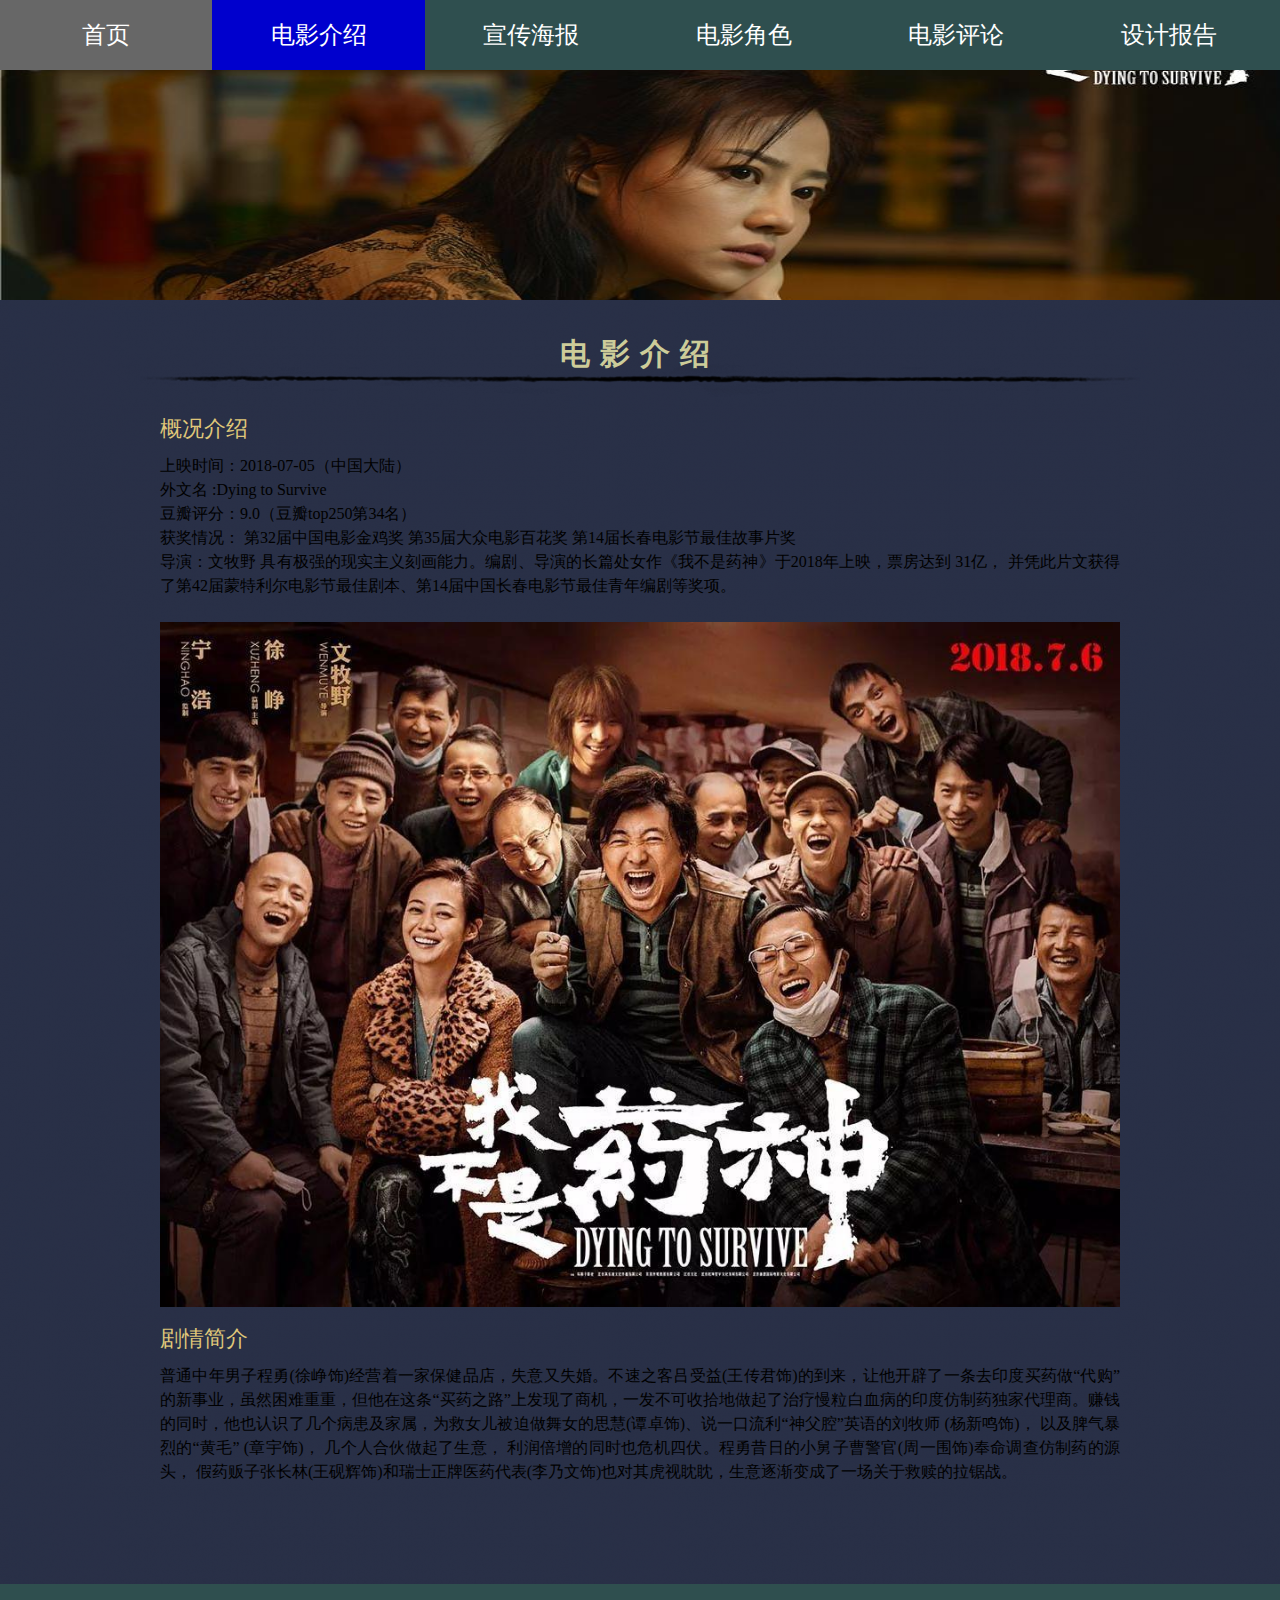
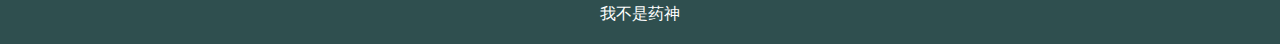
<file: about.html>
<!DOCTYPE html>
<html>
<head>
<meta charset="utf-8">
<link type="text/css" rel="stylesheet" href="css/css.css" />
<title>电影介绍</title>
</head>
<body>
<div class="nav">
  <div class="wrapin">
    <div class="nav">
      <ul>
        <li><a href="index.html">首页</a></li>
        <li class="this"><a href="about.html">电影介绍</a></li>
        <li><a href="haibao.html">宣传海报</a></li>
		<li><a href="list.html">电影角色</a></li>
        <li><a href="comment.html">电影评论</a></li>
        <li><a href="baogao.html">设计报告</a></li>
      </ul>
    </div>
  </div>
</div>
<div class="banner"> <img src="images/ding1.jpg" alt=""> </div>
<div class="wrapin">
  <div class="titi">
    <h3>电影介绍</h3>
  </div>
  <div class="gkjs-text">
    <h3>概况介绍</h3>
    <p>
      上映时间：2018-07-05（中国大陆）<br>
      外文名  :Dying to Survive<br>
      豆瓣评分：9.0（豆瓣top250第34名）<br>
      获奖情况：
      第32届中国电影金鸡奖
      第35届大众电影百花奖
      第14届长春电影节最佳故事片奖<br>
      导演：文牧野
      具有极强的现实主义刻画能力。编剧、导演的长篇处女作《我不是药神》于2018年上映，票房达到 31亿， 并凭此片文获得了第42届蒙特利尔电影节最佳剧本、第14届中国长春电影节最佳青年编剧等奖项。
      <br>
      <br>
      <img src="images/heng3.jpg" width="100%"> <br>
    <h3>剧情简介</h3>
    <P>普通中年男子程勇(徐峥饰)经营着一家保健品店，失意又失婚。不速之客吕受益(王传君饰)的到来，让他开辟了一条去印度买药做“代购”的新事业，虽然困难重重，但他在这条“买药之路”上发现了商机，一发不可收拾地做起了治疗慢粒白血病的印度仿制药独家代理商。赚钱的同时，他也认识了几个病患及家属，为救女儿被迫做舞女的思慧(谭卓饰)、说一口流利“神父腔”英语的刘牧师 (杨新鸣饰)， 以及脾气暴烈的“黄毛” (章宇饰)， 几个人合伙做起了生意， 利润倍增的同时也危机四伏。程勇昔日的小舅子曹警官(周一围饰)奉命调查仿制药的源头， 假药贩子张长林(王砚辉饰)和瑞士正牌医药代表(李乃文饰)也对其虎视眈眈，生意逐渐变成了一场关于救赎的拉锯战。
    </P>
    </p>
  </div>
</div>
<footer> 我不是药神 </footer>
</body>
</html>
</file>
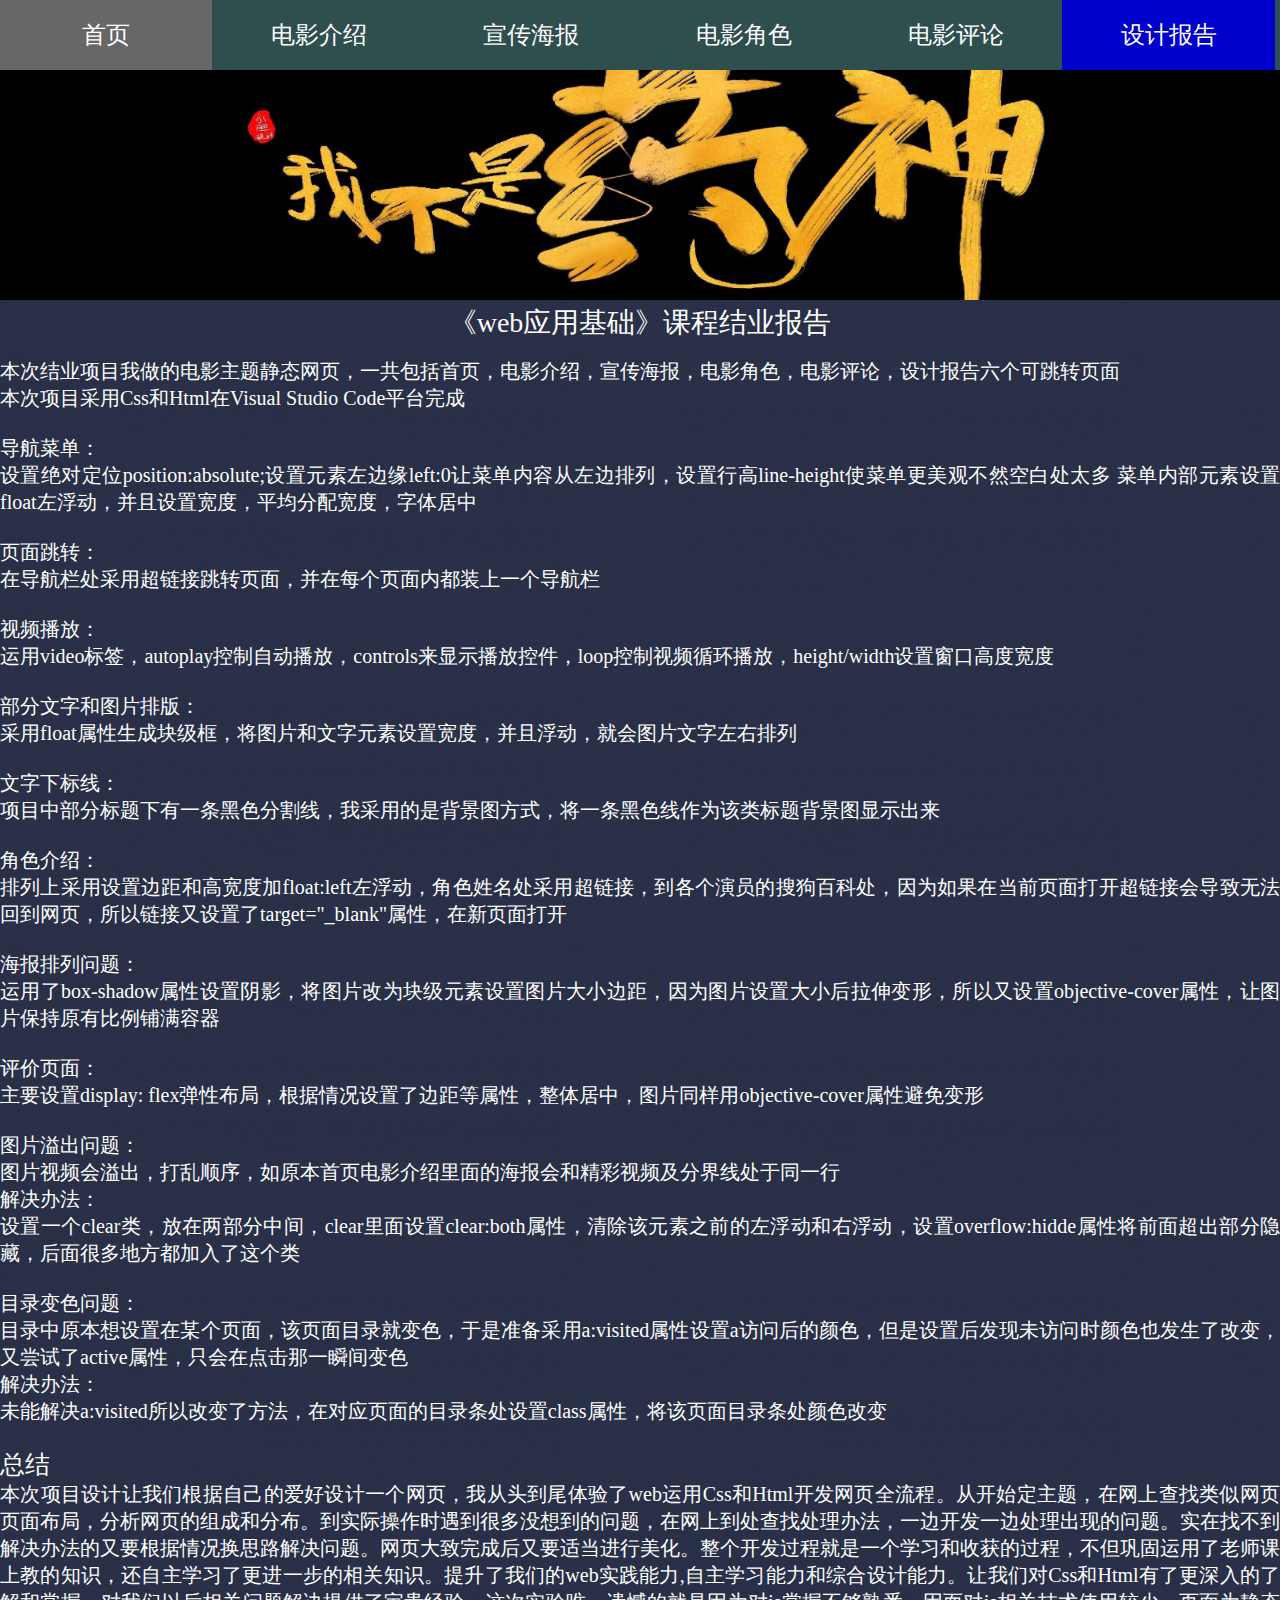
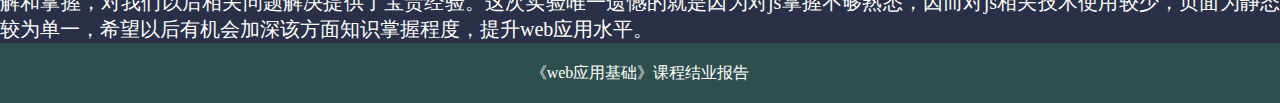
<file: baogao.html>
<!DOCTYPE html>
<html>
<head>
<meta charset="utf-8">
<link type="text/css" rel="stylesheet" href="css/css.css" />
<title>报告</title>
</head>
<body>
<div class="nav">
  <div class="wrapin">
    <div class="nav">
      <ul>
        <li><a href="index.html">首页</a></li>
        <li><a href="about.html">电影介绍</a></li>
        <li><a href="haibao.html">宣传海报</a></li>
		<li><a href="list.html">电影角色</a></li>
        <li><a href="comment.html">电影评论</a></li>
        <li class="this"><a href="baogao.html">设计报告</a></li>
      </ul>
    </div>
  </div>
</div>
<div class="banner"> <img src="images/ding2.jpg" alt=""> </div>

  <h1 class="jieyebaogao">《web应用基础》课程结业报告</h1>
  <br>
  <p class="jieyebaogaox">
    本次结业项目我做的电影主题静态网页，一共包括首页，电影介绍，宣传海报，电影角色，电影评论，设计报告六个可跳转页面<br>
    本次项目采用Css和Html在Visual Studio Code平台完成
    <br>
    <br>
    导航菜单：<br>
    设置绝对定位position:absolute;设置元素左边缘left:0让菜单内容从左边排列，设置行高line-height使菜单更美观不然空白处太多
    菜单内部元素设置float左浮动，并且设置宽度，平均分配宽度，字体居中<br>
    <br>页面跳转：<br>
    在导航栏处采用超链接跳转页面，并在每个页面内都装上一个导航栏<br>
    <br>视频播放：<br>
    运用video标签，autoplay控制自动播放，controls来显示播放控件，loop控制视频循环播放，height/width设置窗口高度宽度   <br>
    <br>部分文字和图片排版：<br>
    采用float属性生成块级框，将图片和文字元素设置宽度，并且浮动，就会图片文字左右排列<br>
    <br>文字下标线：<br>
    项目中部分标题下有一条黑色分割线，我采用的是背景图方式，将一条黑色线作为该类标题背景图显示出来<br>
    <br>角色介绍：<br>
    排列上采用设置边距和高宽度加float:left左浮动，角色姓名处采用超链接，到各个演员的搜狗百科处，因为如果在当前页面打开超链接会导致无法回到网页，所以链接又设置了target="_blank"属性，在新页面打开<br>
    <br>海报排列问题：<br>
    运用了box-shadow属性设置阴影，将图片改为块级元素设置图片大小边距，因为图片设置大小后拉伸变形，所以又设置objective-cover属性，让图片保持原有比例铺满容器<br>
    <br>评价页面：<br>
    主要设置display: flex弹性布局，根据情况设置了边距等属性，整体居中，图片同样用objective-cover属性避免变形<br>
     
    <br>图片溢出问题：<br>
    图片视频会溢出，打乱顺序，如原本首页电影介绍里面的海报会和精彩视频及分界线处于同一行<br>
    解决办法：<br>
    设置一个clear类，放在两部分中间，clear里面设置clear:both属性，清除该元素之前的左浮动和右浮动，设置overflow:hidde属性将前面超出部分隐藏，后面很多地方都加入了这个类<br>
    <br>目录变色问题：<br>
    目录中原本想设置在某个页面，该页面目录就变色，于是准备采用a:visited属性设置a访问后的颜色，但是设置后发现未访问时颜色也发生了改变，又尝试了active属性，只会在点击那一瞬间变色<br>
    解决办法：<br>
    未能解决a:visited所以改变了方法，在对应页面的目录条处设置class属性，将该页面目录条处颜色改变<br>
    <br>
   
  </p>
  <h2 class="xxyy">总结</h2>
  <p class="jieyebaogaox">
    本次项目设计让我们根据自己的爱好设计一个网页，我从头到尾体验了web运用Css和Html开发网页全流程。从开始定主题，在网上查找类似网页页面布局，分析网页的组成和分布。到实际操作时遇到很多没想到的问题，在网上到处查找处理办法，一边开发一边处理出现的问题。实在找不到解决办法的又要根据情况换思路解决问题。网页大致完成后又要适当进行美化。整个开发过程就是一个学习和收获的过程，不但巩固运用了老师课上教的知识，还自主学习了更进一步的相关知识。提升了我们的web实践能力,自主学习能力和综合设计能力。让我们对Css和Html有了更深入的了解和掌握，对我们以后相关问题解决提供了宝贵经验。这次实验唯一遗憾的就是因为对js掌握不够熟悉，因而对js相关技术使用较少，页面为静态较为单一，希望以后有机会加深该方面知识掌握程度，提升web应用水平。
   
  </p>


  <footer> 《web应用基础》课程结业报告</footer>
</body>
</html>
</file>
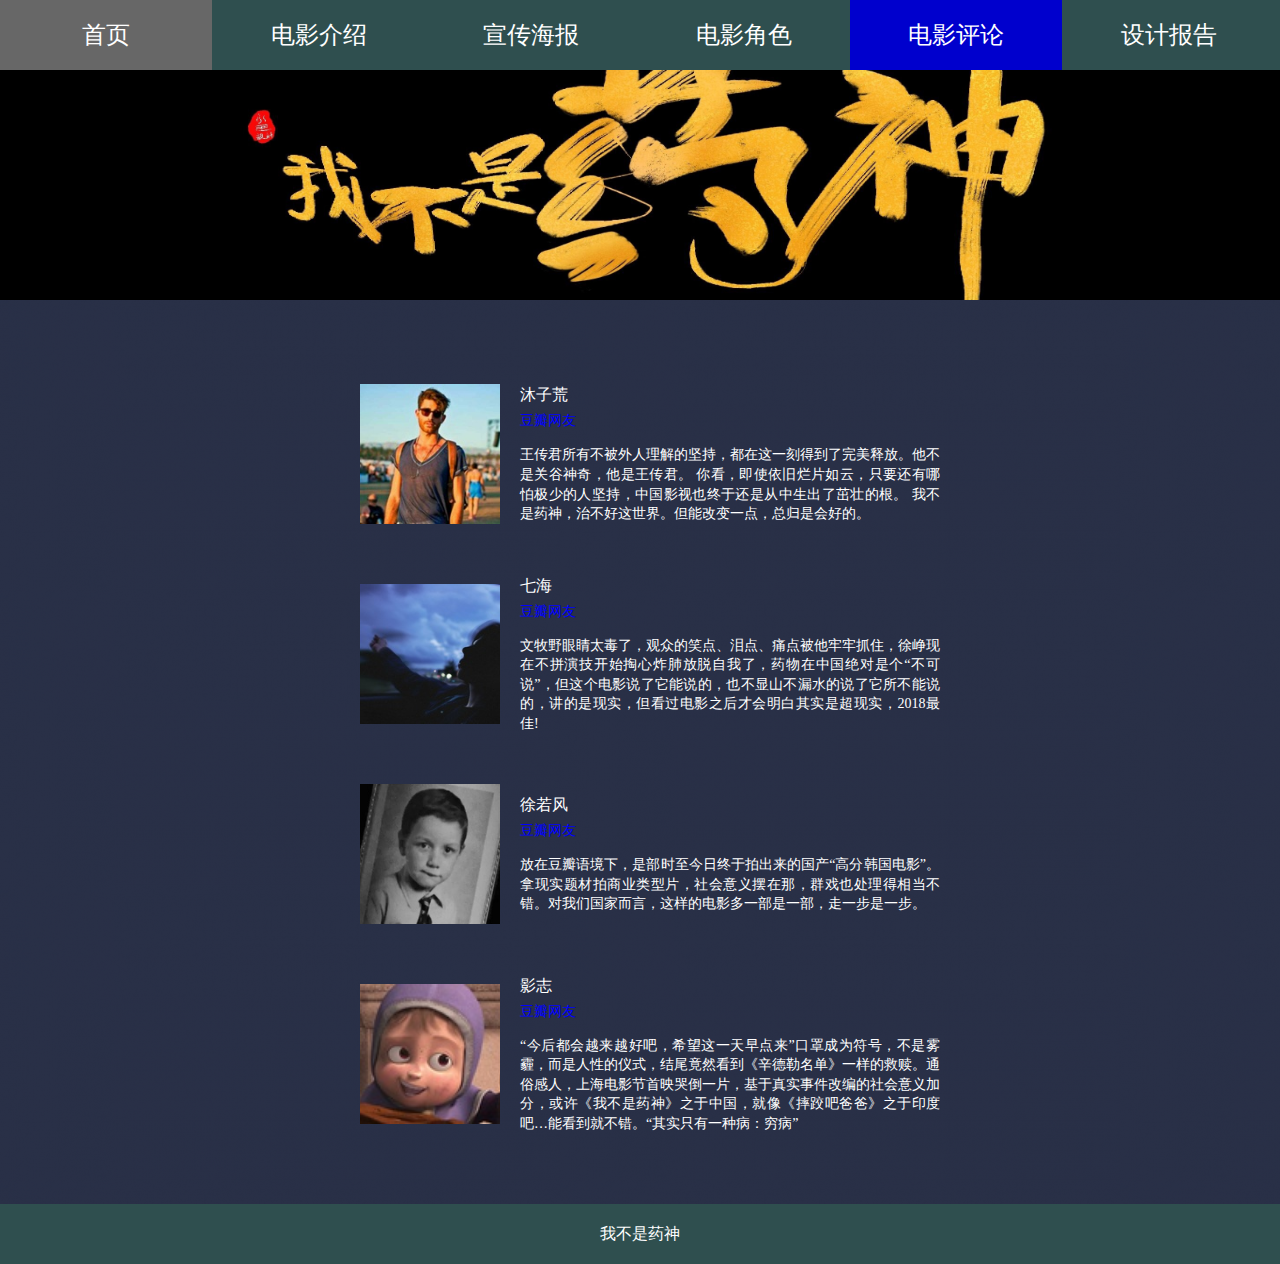
<file: comment.html>
<!DOCTYPE html>
<html>
<head>
<meta charset="utf-8">
<link type="text/css" rel="stylesheet" href="css/css.css" />
<title>电影评论</title>
</head>
<body>
  
  <div class="nav">
    <div class="wrapin">
      <div class="nav">
        <ul>
          <li><a href="index.html">首页</a></li>
          <li><a href="about.html">电影介绍</a></li>
          <li><a href="haibao.html">宣传海报</a></li>
          <li><a href="list.html">电影角色</a></li>
          <li class="this"><a href="comment.html">电影评论</a></li>
          <li><a href="baogao.html">设计报告</a></li>
        </ul>
      </div>
    </div>
  </div>
  <div class="banner"> <img src="images/ding2.jpg" alt=""> </div>
  <div class="wrapper">
    <div class="profile">
      <img
        src="images/pl1.jpg" 
        class="profile-img">
      <div>
        <h3 class="profile-name">
          沐子荒
        </h3>
        <p class="profile-role">豆瓣网友</p>
        <p class="profile-description">
          王传君所有不被外人理解的坚持，都在这一刻得到了完美释放。他不是关谷神奇，他是王传君。 你看，即使依旧烂片如云，只要还有哪怕极少的人坚持，中国影视也终于还是从中生出了茁壮的根。 我不是药神，治不好这世界。但能改变一点，总归是会好的。
        </p>
      </div>
    </div>
    <div class="profile">
      <img
        src="images/pl2.jpg" 
        class="profile-img">
      <div>
        <h3 class="profile-name">
         七海
        </h3>
        <p class="profile-role">豆瓣网友</p>
        <p class="profile-description">
          文牧野眼睛太毒了，观众的笑点、泪点、痛点被他牢牢抓住，徐峥现在不拼演技开始掏心炸肺放脱自我了，药物在中国绝对是个“不可说”，但这个电影说了它能说的，也不显山不漏水的说了它所不能说的，讲的是现实，但看过电影之后才会明白其实是超现实，2018最佳!
        </p>
      </div>
    </div>
    
    <div class="profile">
      <img src="images/pl3.jpg"
        class="profile-img">
      <div>
        <h3 class="profile-name">
          徐若风
        </h3>
        <p class="profile-role">豆瓣网友</p>
        <p class="profile-description">
          放在豆瓣语境下，是部时至今日终于拍出来的国产“高分韩国电影”。拿现实题材拍商业类型片，社会意义摆在那，群戏也处理得相当不错。对我们国家而言，这样的电影多一部是一部，走一步是一步。
        </p>
      </div>
    </div>
    <div class="profile">
      <img
        src="images/pl4.jpg" 
        class="profile-img">
      <div>
        <h3 class="profile-name">
        影志
        </h3>
        <p class="profile-role">豆瓣网友</p>
        <p class="profile-description">
          “今后都会越来越好吧，希望这一天早点来”口罩成为符号，不是雾霾，而是人性的仪式，结尾竟然看到《辛德勒名单》一样的救赎。通俗感人，上海电影节首映哭倒一片，基于真实事件改编的社会意义加分，或许《我不是药神》之于中国，就像《摔跤吧爸爸》之于印度吧…能看到就不错。“其实只有一种病：穷病”
        </p>
      </div>
    </div>
  </div>

<footer> 我不是药神</footer>
</body>
</html>
</file>
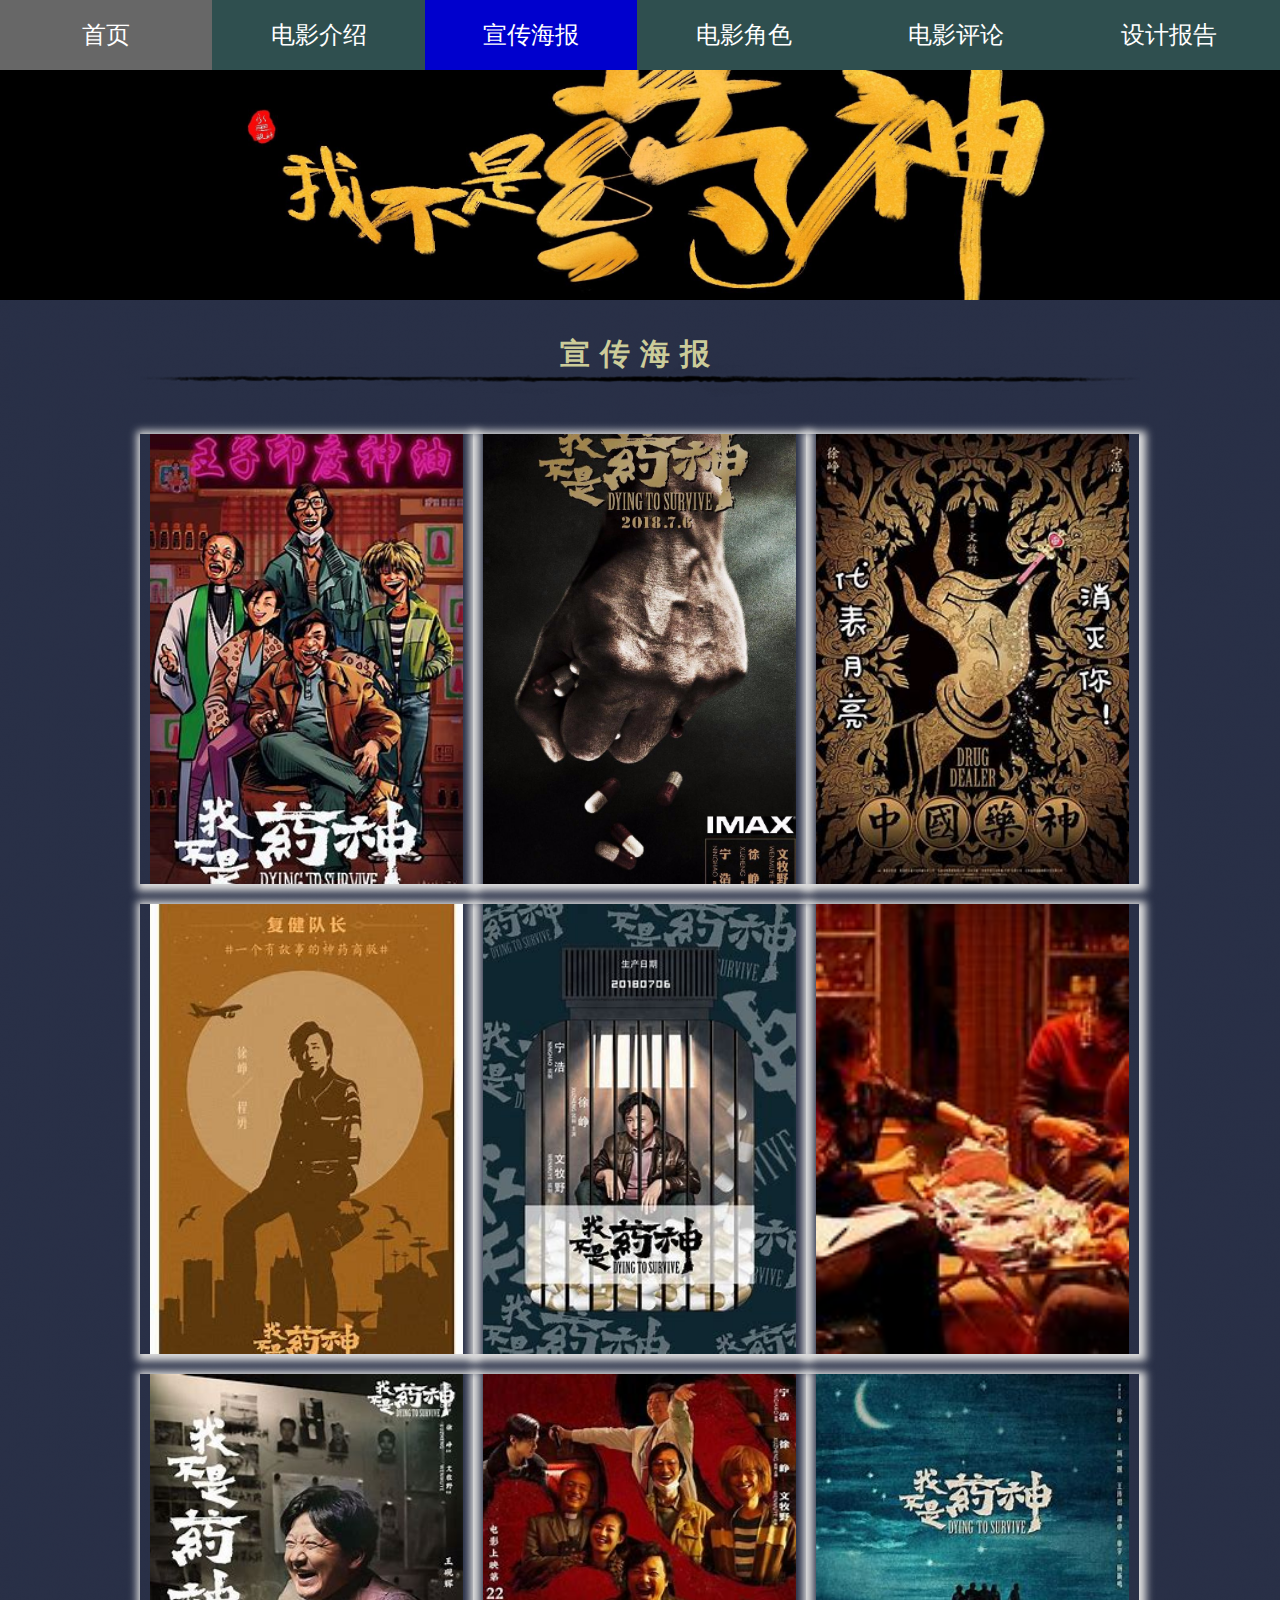
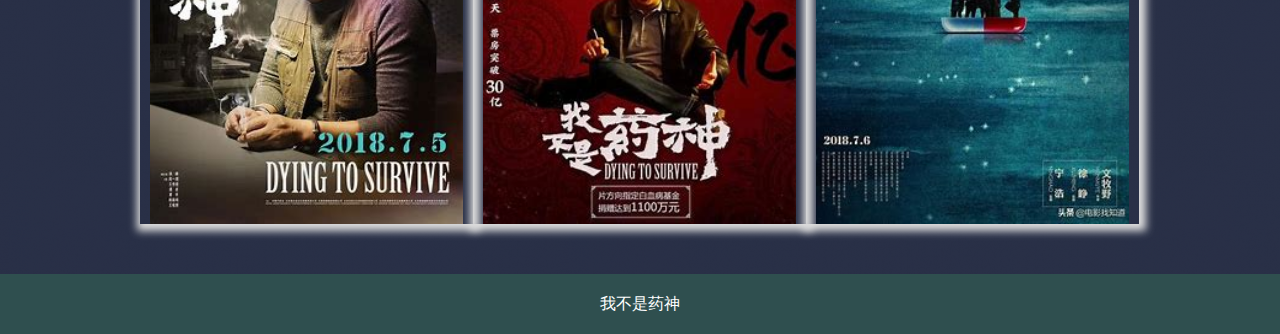
<file: haibao.html>
<!DOCTYPE html>
<html>
<head>
<meta charset="utf-8">
<link type="text/css" rel="stylesheet" href="css/css.css" />
<title>宣传海报</title>
</head>
<body>
<div class="nav">
  <div class="wrapin">
    <div class="nav">
      <ul>
        <li><a href="index.html">首页</a></li>
        <li><a href="about.html">电影介绍</a></li>
        <li class="this"><a href="haibao.html">宣传海报</a></li>
		<li><a href="list.html">电影角色</a></li>
        <li><a href="comment.html">电影评论</a></li>
        <li><a href="baogao.html">设计报告</a></li>
      </ul>
    </div>
  </div>
</div>
<div class="banner"> <img src="images/ding2.jpg" alt=""> </div>
<div class="wrapin">
  <div class="titi">
    <h3>宣传海报</h3>
  </div>
  <div class="hb1 hb2">
    <ul >
      <li>
        <div class="pic"><img src="images/hb1.jpg" alt=""></div>
      </li>
      <li>
        <div class="pic"><img src="images/hb2.jpg" alt=""></div>
      </li>
      <li>
        <div class="pic"><img src="images/hb3.jpg" alt=""></div>
      </li>
      <li>
        <div class="pic"><img src="images/hb4.jpg" alt=""></div>
      </li>
      <li>
        <div class="pic"><img src="images/hb5.jpg" alt=""></div>
      </li>
      <li>
        <div class="pic"><img src="images/hb6.jpg" alt=""></div>
      </li>
      <li>
        <div class="pic"><img src="images/hb7.jpg" alt=""></div>
      </li>
      <li>
        <div class="pic"><img src="images/hb8.jpg" alt=""></div>
      </li>
      <li>
        <div class="pic"><img src="images/hb9.jpg" alt=""></div>
      </li>
      
    </ul>
  </div>
</div>
<footer> 我不是药神 </footer>
</body>
</html>
</file>
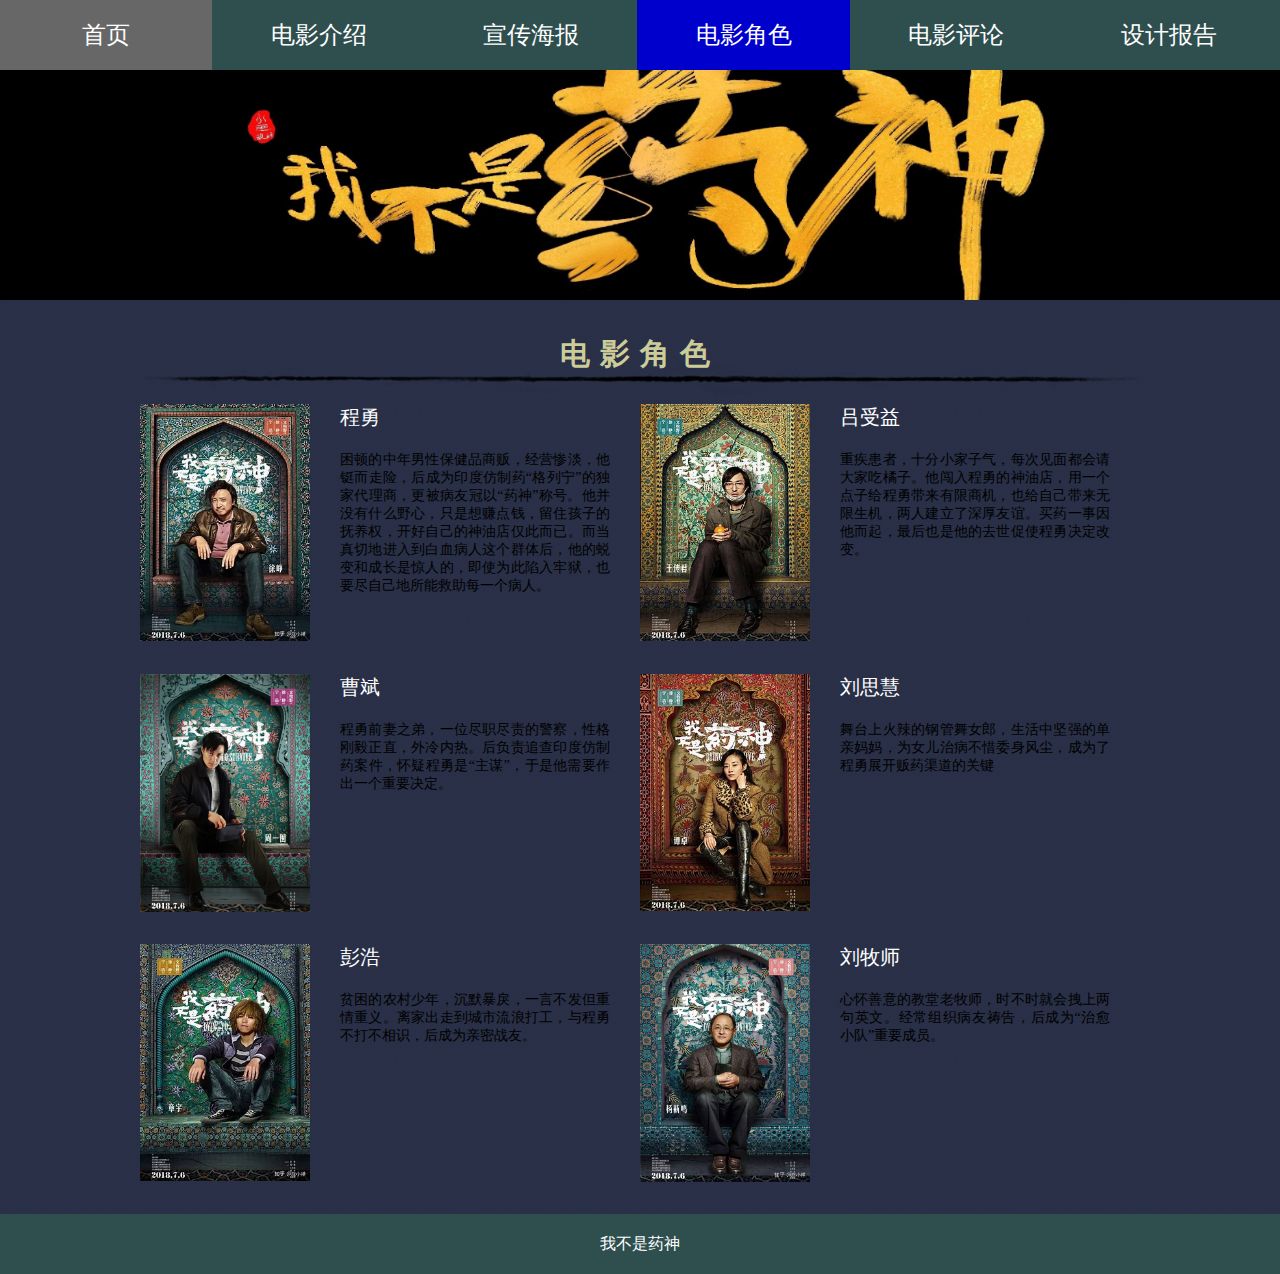
<file: list.html>
<!DOCTYPE html>
<html>
<head>
<meta charset="utf-8">
<link type="text/css" rel="stylesheet" href="css/css.css" />
<title>电影角色</title>
</head>
<body>
<div class="nav">
  <div class="wrapin">
    <div class="nav">
      <ul>
        <li><a href="index.html">首页</a></li>
        <li><a href="about.html">电影介绍</a></li>
        <li><a href="haibao.html">宣传海报</a></li>
		<li class="this"><a href="list.html">电影角色</a></li>
        <li><a href="comment.html">电影评论</a></li>
        <li><a href="baogao.html">设计报告</a></li>
      </ul>
    </div>
  </div>
</div>
<div class="banner"> <img src="images/ding2.jpg" alt=""> </div>
<div class="wrapin">
  <div class="titi">
    <h3>电影角色</h3>
  </div>
  <div class="list">
   <ul>
    <li>
	 <div>
	  <b><img src="images/徐峥.jpg"></b>
	  <div class="txt">
	 <a href="https://baike.sogou.com/v141646.htm?fromTitle=%E5%BE%90%E5%B3%A5"  target="_blank" class="more">程勇</a>
	   <p>困顿的中年男性保健品商贩，经营惨淡，他铤而走险，后成为印度仿制药“格列宁”的独家代理商，更被病友冠以“药神”称号。他并没有什么野心，只是想赚点钱，留住孩子的抚养权，开好自己的神油店仅此而已。而当真切地进入到白血病人这个群体后，他的蜕变和成长是惊人的，即使为此陷入牢狱，也要尽自己地所能救助每一个病人。
	</p>
	  
	  </div>
	 </div>
	</li>
	<li>
	 <div>
	  <b><img src="images/王传君.jpg"></b>
	  <div class="txt">
		<a href="https://baike.sogou.com/v5640350.htm?fromTitle=%E7%8E%8B%E4%BC%A0%E5%90%9B"  target="_blank" class="more">吕受益</a>
	   <p>重疾患者，十分小家子气，每次见面都会请大家吃橘子。他闯入程勇的神油店，用一个点子给程勇带来有限商机，也给自己带来无限生机，两人建立了深厚友谊。买药一事因他而起，最后也是他的去世促使程勇决定改变。
	</p>
	   
	  </div>
	 </div>
	</li>
	<li>
	 <div>
	  <b><img src="images/周一围.jpg"></b>
	  <div class="txt">
		<a href="https://baike.sogou.com/v421191.htm?fromTitle=%E5%91%A8%E4%B8%80%E5%9B%B4"  target="_blank" class="more">曹斌</a>
	   <p>程勇前妻之弟，一位尽职尽责的警察，性格刚毅正直，外冷内热。后负责追查印度仿制药案件，怀疑程勇是“主谋”，于是他需要作出一个重要决定。
	</p>
	  </div>
	 </div>
	</li>
	
	<li>
	 <div>
	  <b><img src="images/谭卓.jpg"></b>
	  <div class="txt">
		<a href="https://baike.sogou.com/v64814869.htm?fromTitle=%E8%B0%AD%E5%8D%93"  target="_blank" class="more">刘思慧</a>
	   <p>舞台上火辣的钢管舞女郎，生活中坚强的单亲妈妈，为女儿治病不惜委身风尘，成为了程勇展开贩药渠道的关键
	</p>
	  </div>
	 </div>
	</li>
	
	<li>
	 <div>
	  <b><img src="images/章宇.jpg"></b>
	  <div class="txt">
		<a href="https://baike.sogou.com/v175294316.htm?fromTitle=%E7%AB%A0%E5%AE%87"  target="_blank" class="more">彭浩</a>
	   <p>贫困的农村少年，沉默暴戾，一言不发但重情重义。离家出走到城市流浪打工，与程勇不打不相识，后成为亲密战友。
	</p>
	  </div>
	 </div>
	</li>
	
	<li>
	 <div>
	  <b><img src="images/杨新鸣.jpg"></b>
	  <div class="txt">
		<a href="https://baike.sogou.com/v41420748.htm"  target="_blank" class="more">刘牧师</a>
	   <p>心怀善意的教堂老牧师，时不时就会拽上两句英文。经常组织病友祷告，后成为“治愈小队”重要成员。
	</p>
	  </div>
	 </div>
	</li>
   </ul>
  </div>
</div>
<footer> 我不是药神 </footer>
</body>
</html>
</file>
<file: css/css.css>
* {
	margin: 0;
	padding: 0;
	box-sizing: border-box;
}
body {
	min-width: 1200px;
	margin: 0 auto;
	font-size: 14px;
	text-align: justify;
	color:#DFC679;
	position: relative;
	background:url(../images/beijing.png)
}
h1, h2, h3 {
	font-weight: 500;
}
img {
	border: none;
}
a {	
	text-decoration: none;	
}

ul {
	list-style-type: none;
}
ul:after{
	display: block;
	content: "";
	clear: both;
}
em {
	font-style: normal;
}
.lt {
	float: left;
}
.rt {
	float: right;
}

.clear {
	font: 0px Arial;
	line-height: 0;
	height: 0;
	overflow: hidden;
	clear: both;
}

.wrapin {
	width: 1000px;
	margin-left: auto;
	margin-right: auto;
	
}

.nav{
	position:absolute;
	left:0; 
	width:100%;
	height: 70px;
	background:darkslategrey;
	line-height: 70px;
	
}
.nav .left-nav{
	text-align: center;
}
.nav  ul li{
	float: left;
	width: 16.6%;
	text-align: center;
}

.nav  ul li:hover{
	background: #676767;
}

.nav ul li a{
	color: #fff;
	display:block;
	font-size: 24px;
}

.banner img{
	max-width: 100%;
	max-height:100%;
	height:300px;
	width:100%;
	
}

.titi {
	width: 100%;
	height: 100px;
	line-height: 100px;
}

.titi h3{
	font-size: 30px;
	letter-spacing:10px;
	color:#CCCC99;
	font-weight: bold;
	text-align:center;
	background:url(../images/block_bottom.png) no-repeat center bottom;
}

.box-text {
	color: #000;
	font-weight:bold;	
}
.hb1 {
	margin:30px 0;
}
.hb1 ul li{
	width: 25%;
	float: left;
	padding: 0 10px;
	margin-bottom:20px;
	box-sizing: border-box;
}

.hb1 ul li .pic img{
	width: 100%;	
	display:block;
	}
	

footer{
	width: 100%;
	height: 60PX;
	line-height: 60px;
	text-align: center;
	font-size: 16px;
	color:#fff;
	background-color: darkslategrey;
}
.list li{ 
	width:50%; 
	float:left; 
	height:270px;
}
.list li img{ 
	float:left; 
	width:170px; 
	margin-right:30px}
.list li .txt{
	 float:left; 
	width:270px;
}
.list li .txt  a{ 
	font-size:20px; 
	padding-bottom:20px
}
.list li .txt p{ 
	color:#000; 
	padding-bottom:15px;
}
.more{  
	color:white; 
	display:inline-block;
 }

.hb2 ul li{
	width: 33.3%;
	box-sizing: border-box;
	box-shadow: #dedede 2px 2px 8px 5px ;
	padding-bottom: 20px;
	height:450px;
}
.hb2  img{ 
	height:450px; 
	object-fit:cover
}


.gkjs-text{
	padding: 0 20px;
	box-sizing: border-box;
	padding-bottom: 100px;
}

.gkjs-text h3{
	font-size: 22px;
	padding: 10px 0;
}

.gkjs-text p{
	
	font-size: 16px;
	color: #000;
	line-height: 24px;
}

.wrapper {
    max-width: 600px;
    margin: 60px auto;
  }
  
 .profile {
    margin-top: 20px;
    display: flex;
    align-items: center;
  }

.profile-img {
    height: 140px;
    min-width: 140px;
    object-fit: cover;
    margin: 20px;
  }

  .profile-role {
    color: blue;
    font-size: 0.9rem;
    padding-top: 5px;
  }

  .profile-description {
    color: white;
    padding-top: 15px;
    line-height: 1.4;
  }
  .profile-name{
    color: white;
   
  }
  .this{
	background-color:mediumblue;
  }
  .jieyebaogao{
	color: white;
	text-align:center;
  }

  .jieyebaogaox{
	color: white;
	font-size: 20px;
  }  
  .xxyy{
	color: white;
	font-size: 25px;
  }
</file>
